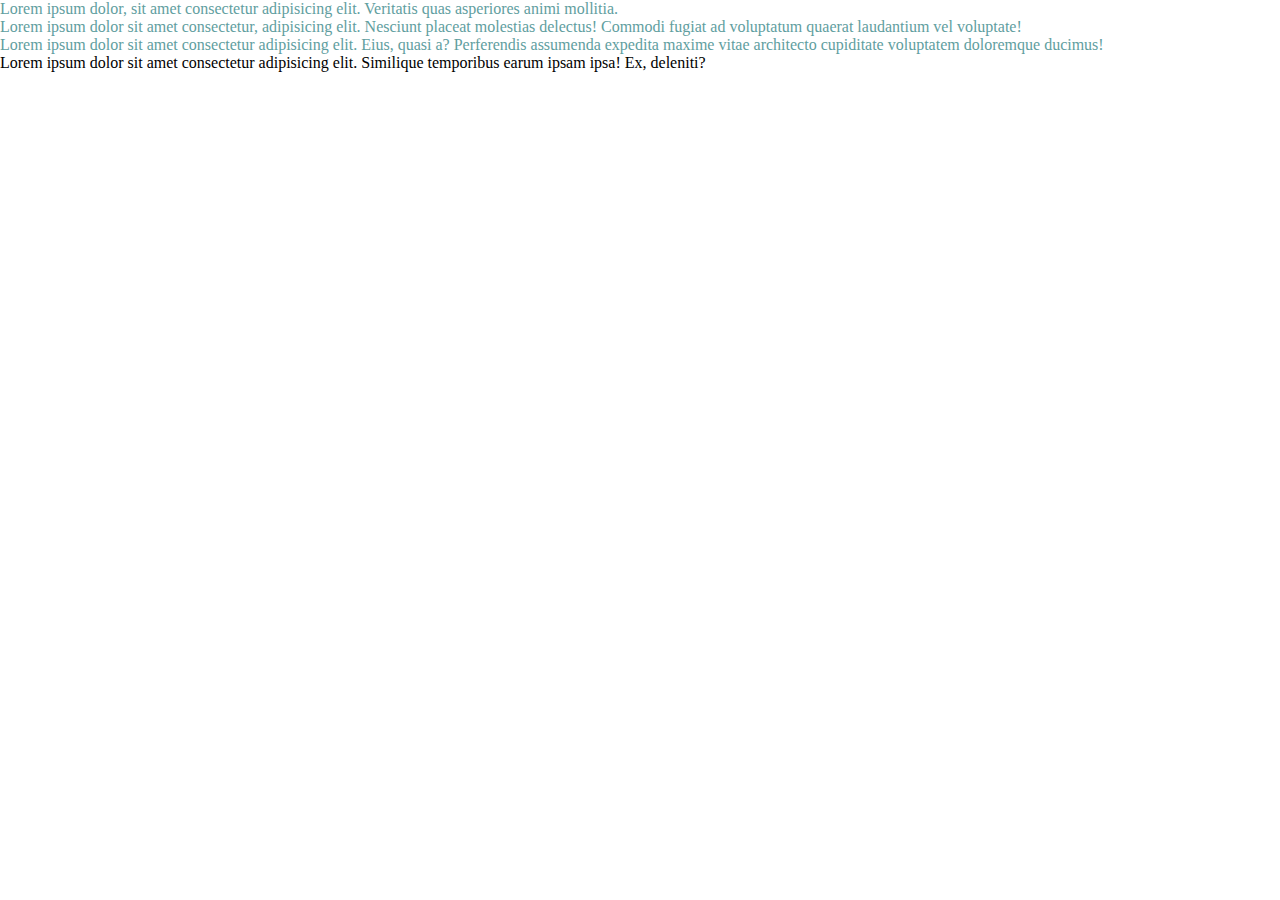
<file: child/index.html>
<!DOCTYPE html>
<html lang="en">

<head>
    <meta charset="UTF-8">
    <meta name="viewport" content="width=device-width, initial-scale=1.0">
    <title>Document</title>
    <link rel="stylesheet" href="style.css" />
</head>

<body>
    <div class="main-div">
        <div>
            <p>Lorem ipsum dolor, sit amet consectetur adipisicing elit. Veritatis quas asperiores animi mollitia.</p>
        </div>
        <div>
            <p>Lorem ipsum dolor sit amet consectetur, adipisicing elit. Nesciunt placeat molestias delectus! Commodi
                fugiat ad voluptatum quaerat laudantium vel voluptate!</p>
        </div>
        <div>
            <P>Lorem ipsum dolor sit amet consectetur adipisicing elit. Eius, quasi a? Perferendis assumenda expedita
                maxime vitae architecto cupiditate voluptatem doloremque ducimus!</P>
        </div>
    </div>
    <footer>
        <p>Lorem ipsum dolor sit amet consectetur adipisicing elit. Similique temporibus earum ipsam ipsa! Ex, deleniti?</p>
    </footer>
</body>

</html>
</file>
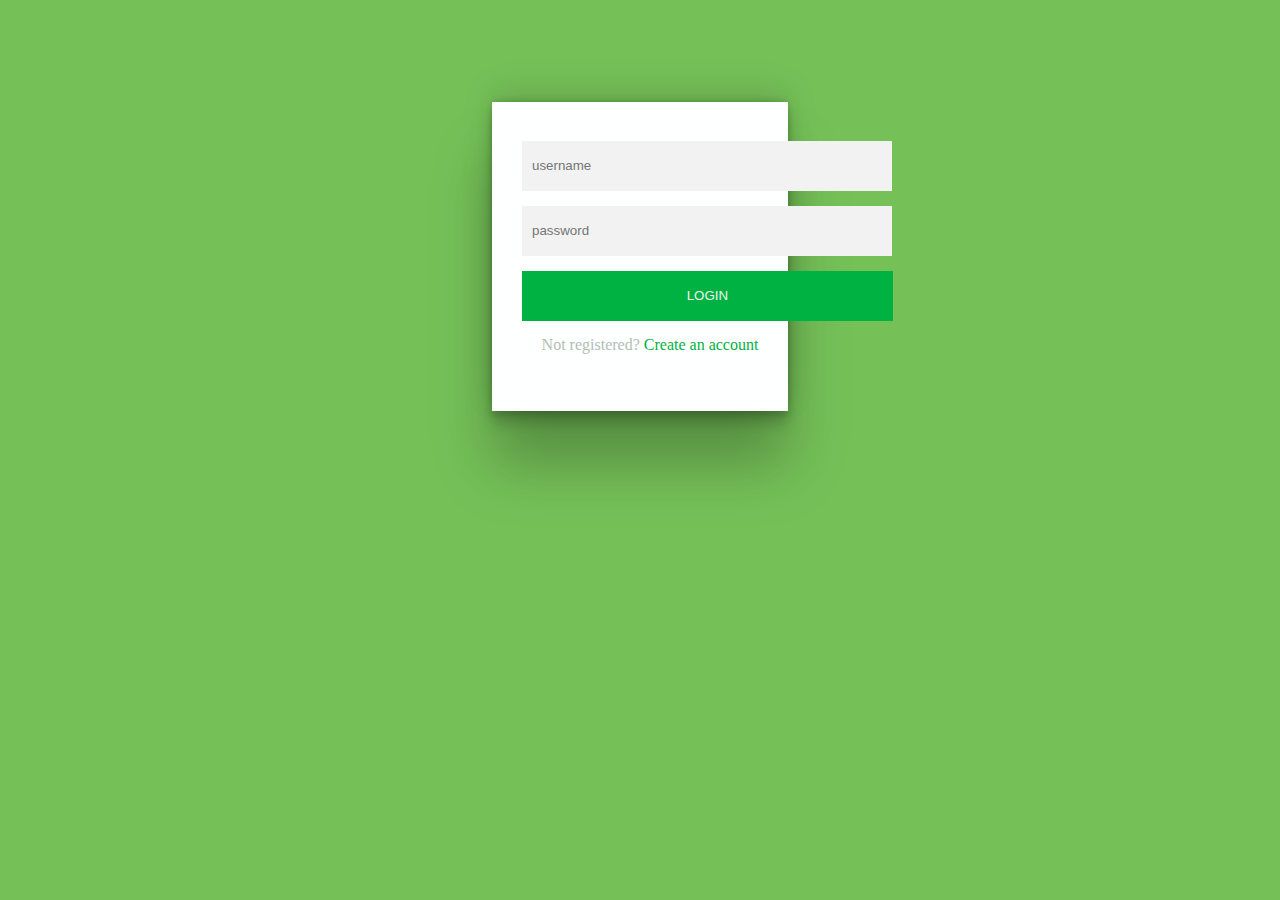
<file: FORM ONE/index.html>
<!DOCTYPE html>
<html lang="en">

<head>
    <meta charset="UTF-8">
    <meta name="viewport" content="width=device-width, initial-scale=1.0">
    <title>Document</title>
    <link rel="stylesheet" href="style.css" />
</head>

<body>
    <div class="main-div">
        <input type="text" id="user" placeholder="username"><br>
        <input type="password" id="user" placeholder="password"><br>
        <button href="" id="log">LOGIN</button>
        <p id="text">Not registered? <a href="">Create an account</a></p>
    </div>

</body>

</html>
</file>
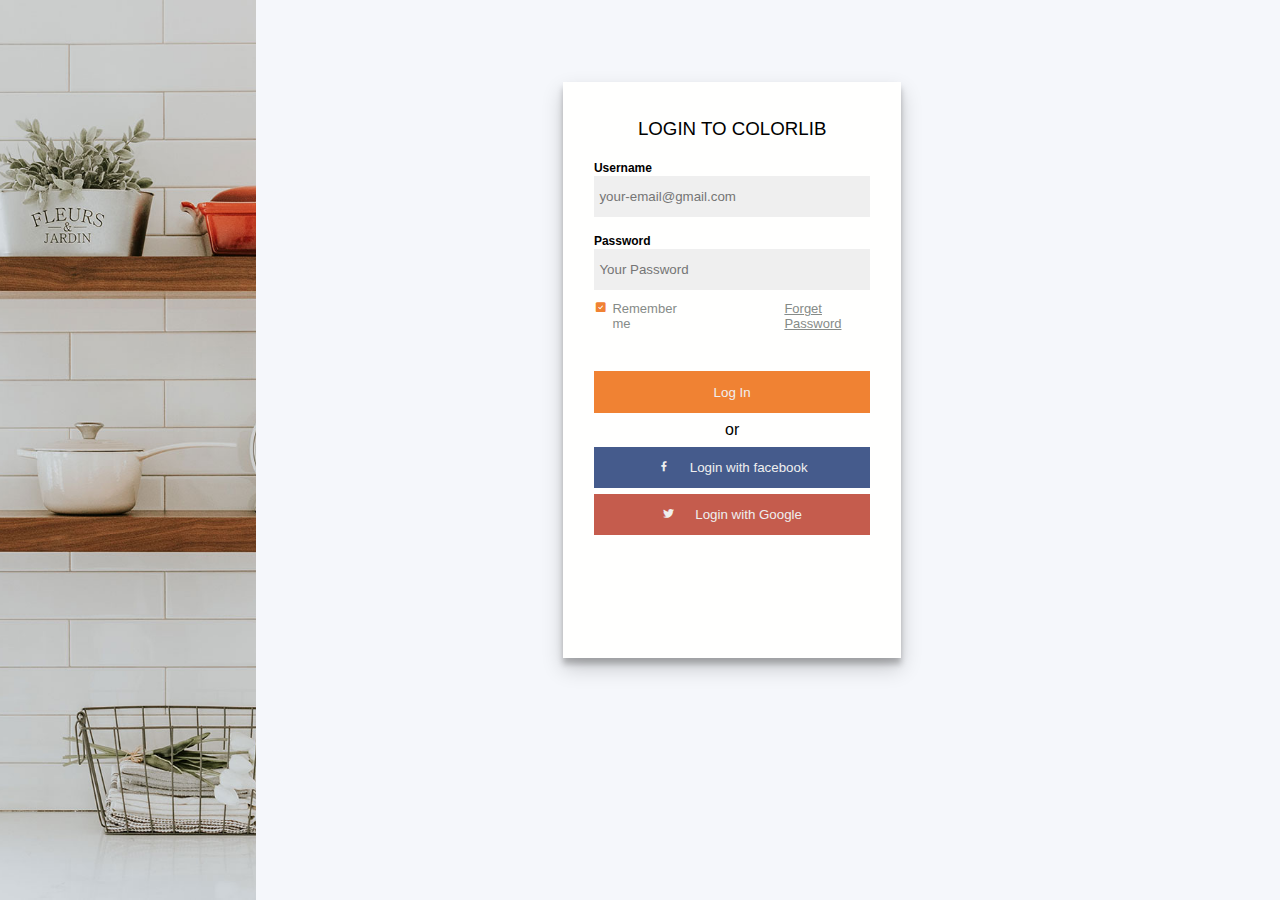
<file: FORM THREE/index.html>
<!DOCTYPE html>
<html lang="en">
<head>
    <meta charset="UTF-8">
    <meta name="viewport" content="width=device-width, initial-scale=1.0">
    <title>Document</title>
    <link rel="stylesheet" href="style.css">
    <link href='https://unpkg.com/boxicons@2.1.4/css/boxicons.min.css' rel='stylesheet'>
</head>
<body>
    <div class="column one">
    <img src="./images/bg_1.jpg" alt="">
    </div>
    <div class="column two">
        <div class="three">
            <h3>LOGIN TO COLORLIB</h3><br>
            <label for="uname">Username</label>
            <input type="text" id="forms" placeholder="your-email@gmail.com"> <br>
            <label for="password" id="forms1" >Password</label>
            <input type="password"  id="forms-p"  placeholder="Your Password">
            <span id="span1">
                <i class='bx bxs-check-square' style='color:#f08233; margin-right: 2%;'  ></i>
                <p id="rem" >Remember me</p>
                <a href="" id="pass" >Forget Password</a>
            </span><br>
            <button id="form-I" >Log In</button><br>
            <p id="middle">or</p>
            <button  id="form-f"><i class='bx bxl-facebook' style='color:#efefef; margin-right: 20px;'  ></i>Login with facebook </button><br>
            <button id="form-g"><i class='bx bxl-twitter' style='color:#efefef; margin-right: 20px;'  ></i>Login with Google</button><br>
        </div>
    </div>
</body>
</html>
</file>
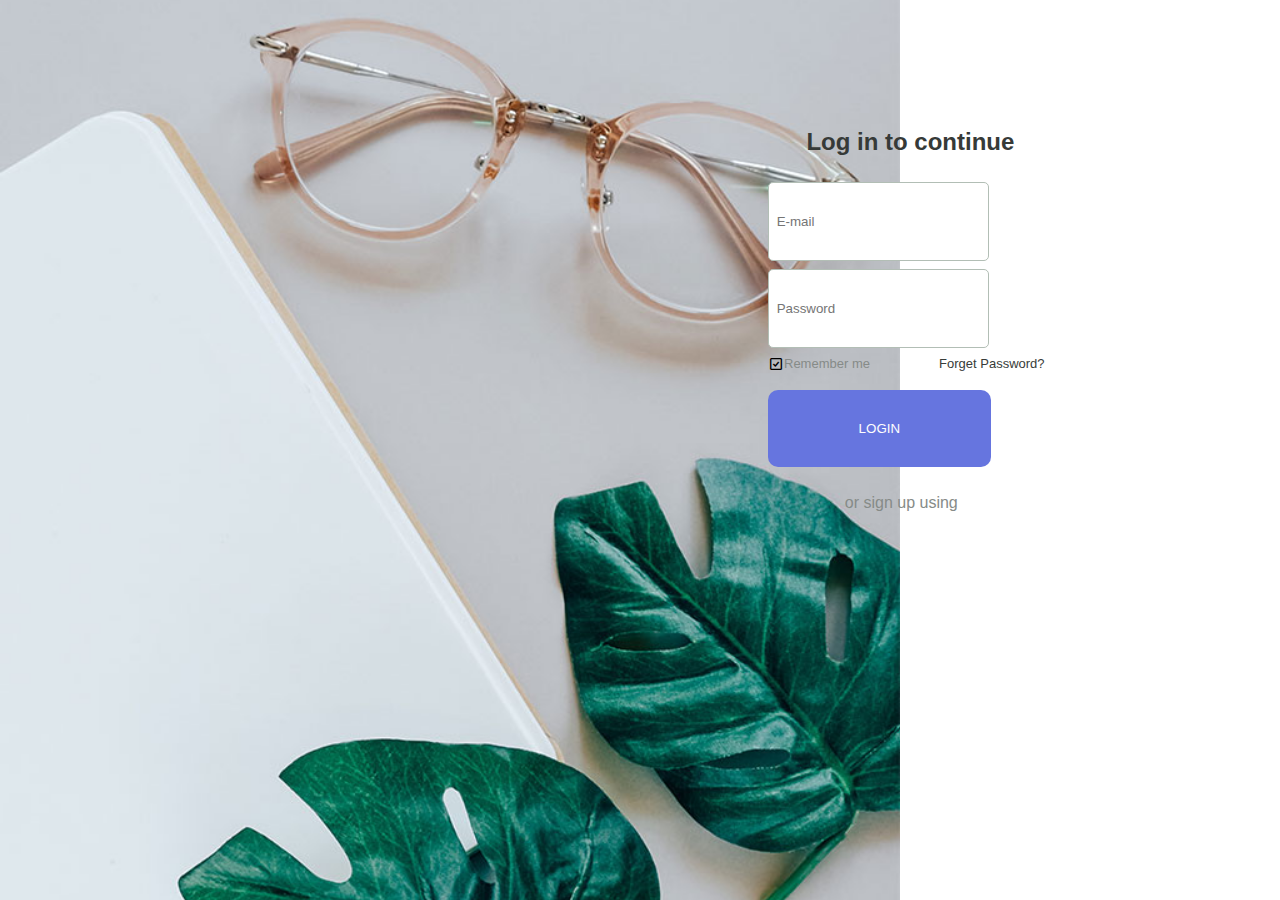
<file: FORM TWO/index.html>
<!DOCTYPE html>
<html lang="en">

<head>
    <meta charset="UTF-8">
    <meta name="viewport" content="width=device-width, initial-scale=1.0">
    <title>Document</title>
    <link rel="stylesheet" href="style.css" />
    <link href='https://unpkg.com/boxicons@2.1.4/css/boxicons.min.css' rel='stylesheet'>
</head>

<body>
    <div class="main-div">
        <div class="div-one">
            <img src="./images/bg-01.jpg" alt="logo" />
        </div>
        <div class="div-two">
            <h2>Log in to continue</h2><br>
            <input type="text" id="one" placeholder="E-mail"><br>
            <input type="password" id="two" placeholder="Password">
            <span id="span1">
                <i class='bx bx-check-square'></i>
                <p id="others">Remember me</p>

                <p id="rem">Forget Password?</p>
            </span><br>
            <button id="sign">LOGIN</button><br>
            <p id="sign2">or sign up using</p>
            
        </div>
    </div>

</body>

</html>
</file>
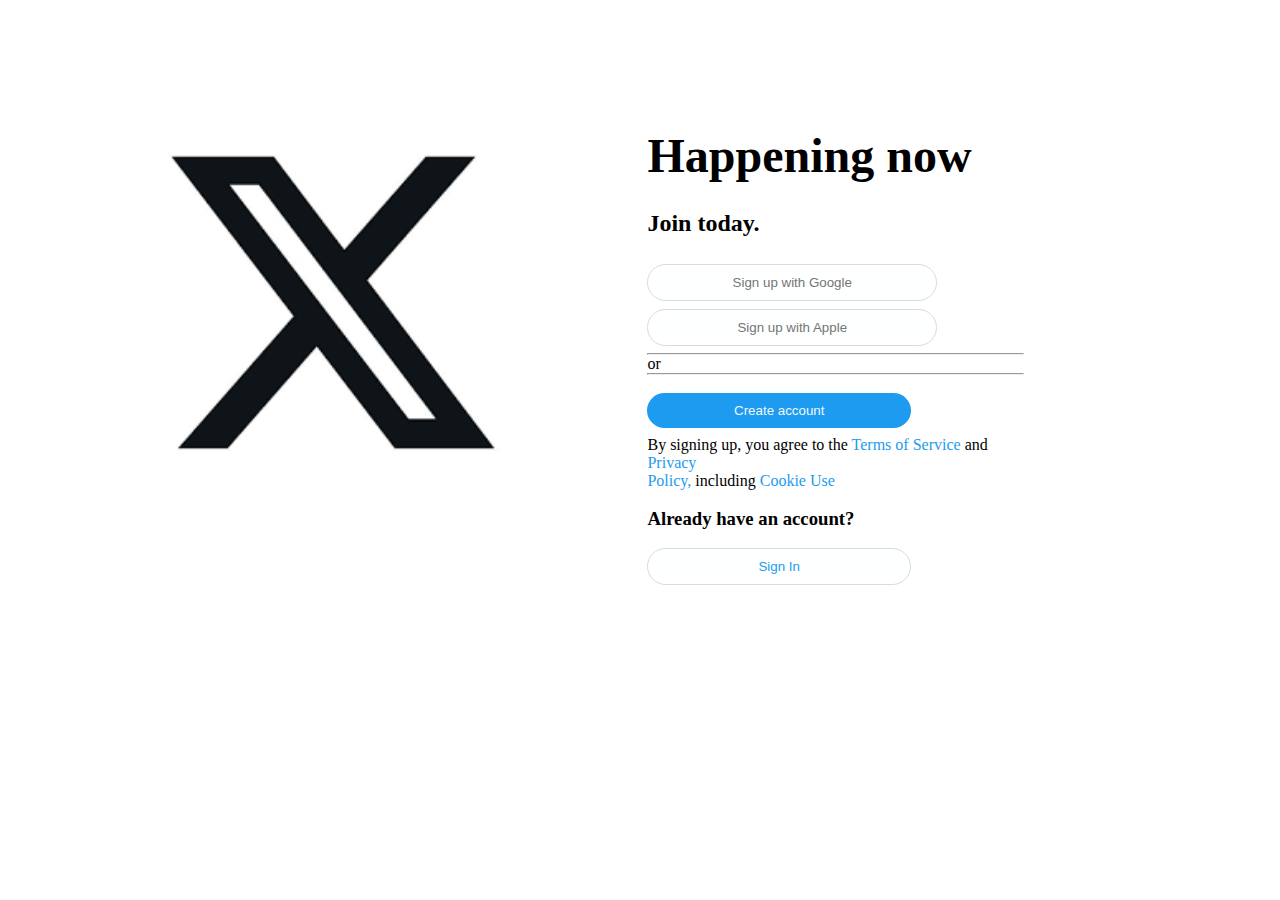
<file: X/index.html>
<!DOCTYPE html>
<html lang="en">

<head>
    <meta charset="UTF-8">
    <meta name="viewport" content="width=device-width, initial-scale=1.0">
    <title>Document</title>
    <link rel="stylesheet" href="./css/style.css">
</head>

<body>
    <div class="main-section">

        <section class="section-one">
            <img src="./images/images.png" alt="x logo">
        </section>

        <section class="section-two">

            <span class="now">
                <h1 id="text">Happening now</h1><br>
                <p id="text-two">Join today.</p><br>
            </span>

            <div class="button">
                <input id="one" type="text" placeholder="Sign up with Google">
                <input id="two" type="text" placeholder="Sign up with Apple">
            </div>


            <div id="line">

                <hr>
                <p>or</p>
                <hr><br>

            </div>

            <button href="" id="Create">Create account</button>

            <span class="link">
                <p>By signing up, you agree to the <a href="">Terms of Service</a> and <a href="">Privacy</a> </p>
                <p><a href="">Policy,</a> including <a href="">Cookie Use</a></p>
            </span>
            <br>
            <h3 id="textA">Already have an account?</h3><br>
            <button id="sign">Sign In</button>
        </section>
    </div>

</body>

</html>
</file>
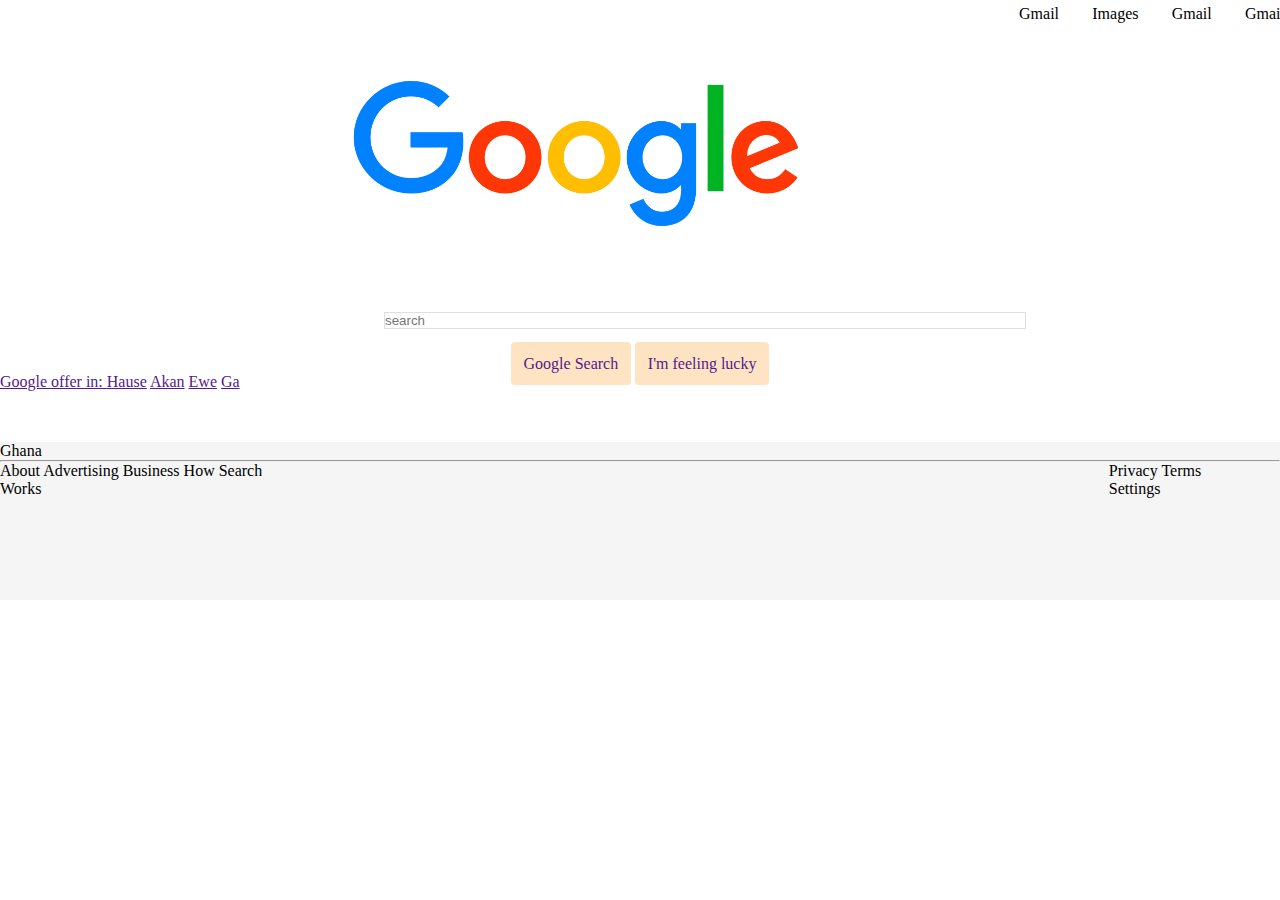
<file: Google Page/pages/index.html>
<!DOCTYPE html>
<html lang="en">

<head>
    <meta charset="UTF-8">
    <meta name="viewport" content="width=device-width, initial-scale=1.0">
    <title>Document</title>
    <link rel="stylesheet" href="../css/style.css" />
</head>

<body>
    <div>
        <ul>
            <li><a>Gmail</a></li>
            <li><a>Images</a</li>
            <li><a>Gmail</a</li>
            <li><a>Gmail</a</li>
        </ul>
    </div>

    <div class="section-one">
        <img src="../images/google_logo.png" alt="google icon" />
        <input type="text" id="search" placeholder="search" />
        <a></a>
        <p></p>
    </div>

    <div class="section-two">
        <a href="" id="one">Google Search</a>
        <a href="" id="two">I'm feeling lucky</a>
    </div>
    <div class="section-three">
        <a href="">Google offer in: </a>
        <a href="">Hause</a>
        <a href="">Akan</a>
        <a href="">Ewe</a>
        <a href="">Ga</a>
    </div>

    <footer>
        <div>
            <p>Ghana</p>
        </div>
        <hr>
        <div class="main-div">
            <div id="section-c">
                <a>About</a>
                <a>Advertising</a>
                <a>Business</a>
                <a>How Search Works</a>
            </div>
            <div id="section-e">
                <a>Privacy</a>
                <a>Terms</a>
                <a>Settings</a>
            </div>
        </div>

    </footer>

</body>

</html>
</file>
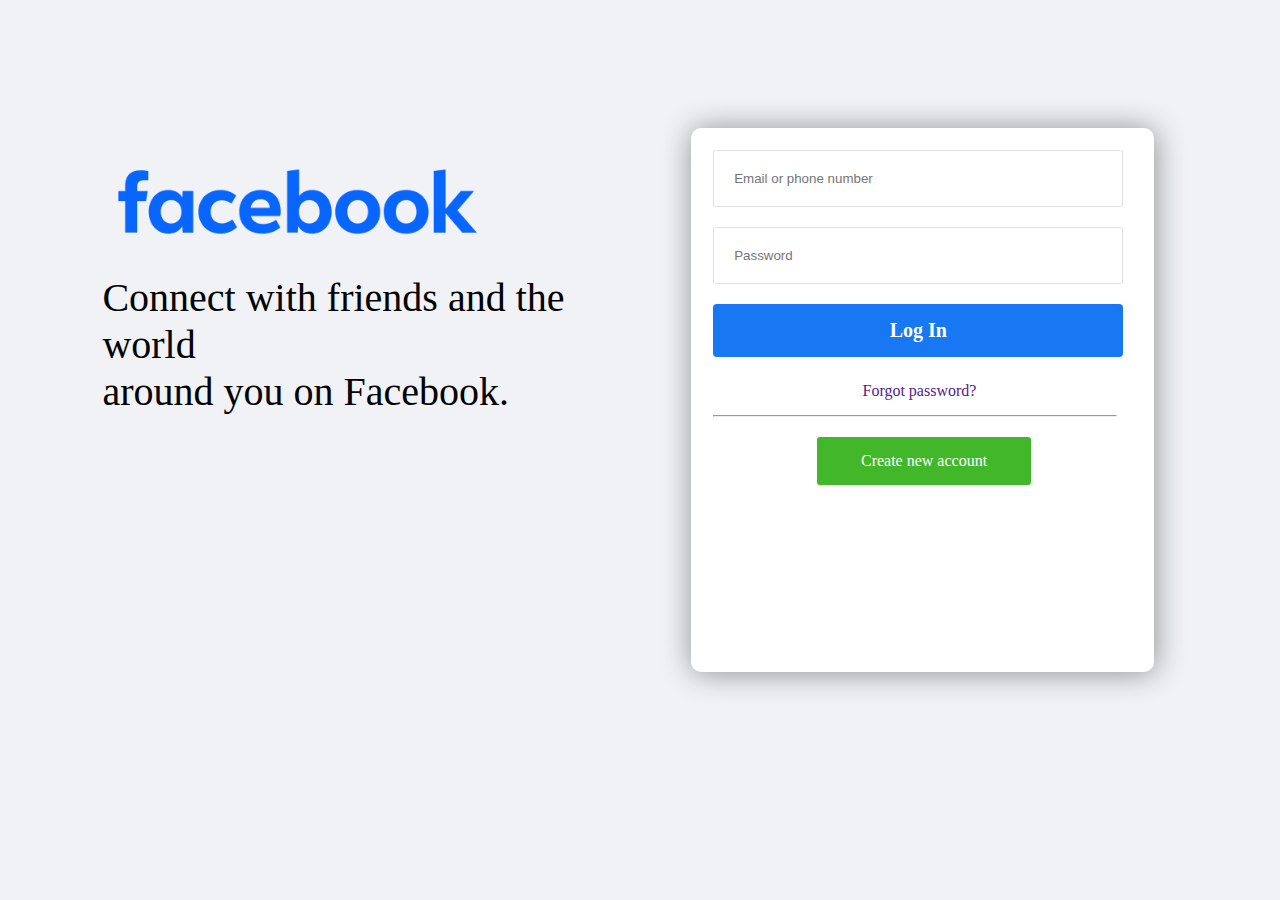
<file: learn-basics/pages/index.html>
<!DOCTYPE html>
<html lang="en">
  <head>
    <meta charset="UTF-8" />
    <meta name="viewport" content="width=device-width, initial-scale=1.0" />
    <meta name="Author" content="JOel Osei" />
    <meta name="description" content="Just a simple webpage" />
    <meta name="keywords" content="Rice" />
    <link rel="stylesheet" href="../css/style.css">
    <title>Document</title>
  </head>
  <body>
    <div id="mainContainer">
      <!-- Left Container -->
      <div id="leftContainer">
        <img src="../images/fb.png" class="displayBlock" alt="">
        <span class="fbTitle displayBlock">Connect with friends and the world</span>
        <span class="fbTitle displayBlock">around you on Facebook.</span>
      </div>

      <!-- Right Container -->
      <div id="rightContainer">
       
        <form>
            <input type="text" class="displayBlock" placeholder="Email or phone number">
            <input type="password" class="displayBlock" placeholder="Password">
            <a href="" id="btnLog" class="displayBlock">Log In</a>
            <a href="" id="btnForgot" class="displayBlock" >Forgot password?</a>
            <hr class="displayBlock">
            <a href="" id="btnAccount" class="displayBlock">Create new account</a>

        </form>


      </div>
    </div>

  </body>
</html>
</file>
<file: child/style.css>
*{
    margin: 0;
    padding: 0;
}

div > p {
    color: cadetblue;
    
}
</file>
<file: FORM ONE/style.css>
* {
    margin: 0;
    padding: 0;
}

body {
    background-color: #75c158;
}

.main-div {
    background-color: #feffff;
    width: 20%;
    height: 200px;
    display: block;
    margin: auto;
    padding: 70px 10px;
    padding-top: 3%;
    margin-top: 8%;
    padding-left: 30px;
    box-shadow: rgba(0, 0, 0, 0.25) 0px 54px 55px, rgba(0, 0, 0, 0.12) 0px -12px 30px, rgba(0, 0, 0, 0.12) 0px 4px 6px, rgba(0, 0, 0, 0.17) 0px 12px 13px, rgba(0, 0, 0, 0.09) 0px -3px 5px;
    
}

#user {
    padding-left: 10px;
    width: 40vh;
    height: 50px;
    margin-bottom: 15px;
    background-color: #f2f2f2;
    color: #B2BEB5;
    outline: none;
    border: none;
    text-align: left;
}

#log {
    width: 41.2vh;
    height: 50px;
    margin-bottom: 15px;
    background-color: #00b241;
    color: #f2f2f2;
    outline: none;
    border: none;
    text-align: center
}

#text {
    text-align: center;
    color: #B2BEB5;
}

a {
    color: #00b241;
    text-decoration: none;
}
</file>
<file: FORM THREE/style.css>
@import url('https://fonts.cdnfonts.com/css/google-sans');

*{
    margin: 0;
    padding: 0;
    border: 0;
    box-sizing: border-box;
}
body, html{
    height: 100%;
}
img{
    width: 47vh;
    min-height: 100vh;
    background-size: auto;
    object-fit: cover;

}
.column{
    height: 100%;
    float:left;
}
.one{
  width: 20%;
}
.two{
    width: 80%;
    background-color: #f5f7fb;
}
label{
    font-family: 'Product Sans Light', sans-serif;
    font-size: 12px;
    font-weight: 600;
}
.three{
    height: 64%;
    width: 33%;
    background-color: #fffffe;
    margin-top: 8%;
    margin-left: 30%;
    padding: 3%;
    box-shadow: rgba(0, 0, 0, 0.19) 0px 10px 20px, rgba(0, 0, 0, 0.23) 0px 6px 6px;
}
#forms{
    background-color: #efefef ; 
    width: 100%;
    height: 8%;
    padding-left: 2%;
    margin-bottom: 5%;
    font-family: 'Product Sans', sans-serif;
}

#span1{
    margin-top: 4%;
    display: flex;
    color: #868b88 ;
    font-family: 'Product Sans', sans-serif;
    font-weight: lighter;
    font-size: 13px;
}
a{
    color: #868b88;
}
#form-I{
    text-align: center;
    background-color: #f08233; 
    width: 100%;
    height: 8%;
    color: #efefef;
    font-family: 'Product Sans', sans-serif;
}
#form-f{
    text-align: center;
    background-color: #455b8c; 
    width: 100%;
    height: 8%;
    color: #efefef;
    font-family: 'Product Sans', sans-serif;
}

#forms-p{
    background-color: #efefef ; 
    width: 100%;
    height: 8%;
    padding-left: 2%;
    font-family: 'Product Sans', sans-serif;
}
#form-g{
    text-align: center;
    background-color: #c55c4d; 
    width: 100%;
    height: 8%;
    margin-top: 2%;
    color: #efefef;
    font-family: 'Product Sans', sans-serif;
}
h3{
    padding-top: 2%;
    text-align: center;
    font-family: 'Product Sans', sans-serif;
    font-weight: lighter;
}

#pass{
    margin-left: 35%;
    margin-bottom: 8%;
}

#middle{
    text-align: center;
    margin-top: 3%;
    margin-bottom: 3%;
    font-family: 'Product Sans', sans-serif;
    font-weight: 300;
}
</file>
<file: FORM TWO/style.css>
@import url('https://fonts.cdnfonts.com/css/google-sans');

                
*{
    margin: 0;
    padding: 0;
}

img{

    object-fit: cover;
    float: left;
    width: 100vh;
    max-height: 100vh;
}
.main-div{
    display: flex;
}
 
#one, #two{
    border-radius: 5px;
    width: 55%;
    margin-bottom: 2%;
    height: 12%;
    outline: none;
    border: 1px solid #B2BEB5;
    padding-left: 2%;
    font-family: 'Product Sans Light', sans-serif;
    color: #868b88 ;
}
.div-one{
    float: right;
    width: 50%;
    
}
.div-two{
    display: block;
    float: right;
    margin: 10%;
    width: 50%;
}

#sign{
    border-radius: 10px;
    width: 58%;
    margin-bottom: 2%;
    height: 12%;
    text-align: center;
    background-color: #6675df;
    color: #fefefe;
    outline: none;
    border: none;
    
}

#sign2{
    margin-left: 20%;
    padding-bottom: 15%;
    font-family: 'Product Sans Light', sans-serif;
    color: #868b88 ;
    margin-top: 5%;
}

#span1{
    display: flex;
}

#rem{
    margin-left: 18%;
    font-family: 'Product Sans', sans-serif;
    color: #383c39 ;
    font-size: 13px;
}
h2{
    color: #363a38 ;
    margin-bottom: 2%;
    font-family: 'Product Sans Thin', sans-serif;
    margin-left: 10%;
}
#others{
    font-family: 'Product Sans', sans-serif;
    color: #868b88 ;
    font-size: 13px;
}
</file>
<file: X/css/style.css>
* {
    margin: 0;
    padding: 0;
}

img {
    margin-left: 50%;
    align-items: center;
    padding-bottom: 50%;
    margin-top: 6%;
    width: 180%;

}

.main-section {
    display: flex;
    margin-top: 10%;
    align-content: center;
    margin-right: 20%;
    max-height: fit-content;

}

.section-one {
    padding-right: 40%;
}

a {
    color: rgb(29, 155, 240);
    text-decoration: none;
}

#line {
    display: inline;
}

#one,
#two {
    width: 70%;
    border-radius: 20px;
    margin-bottom: 2%;
    align-items: center;
    padding: 10px 12px;
    color: black;
    background-color: #feffff;
    border: 1px solid rgb(219, 218, 218);
    text-align: center;
}


.now {
    font-size: x-large;
    font-weight: bold;
}

#Create {
    width: 70%;
    border-radius: 20px;
    margin-bottom: 2%;
    align-items: center;
    padding: 10px 12px;
    background-color: rgb(29, 155, 240);
    color: aliceblue;
    border: none;
    outline: none;
    text-align: center;
}

#sign {
    width: 70%;
    border-radius: 20px;
    margin-bottom: 2%;
    align-items: center;
    padding: 10px 12px;
    color: rgb(29, 155, 240);
    background-color: #feffff;
    border: 1px solid rgb(219, 218, 218);
    text-align: center;
}
</file>
<file: Google Page/css/style.css>
*{
    margin: 0;
    padding: 0;
}

img{
    width: 40%;
    margin-left: 25%;
    
    
}

ul{
    display: flex;
    float: right;
    margin-right: 10%;
    margin-top: 5px;
    
}

ul li{
    list-style-type: none;
    margin-left: 20%;
  
    
}
.section-two{
    margin-top: 2%;
    text-align: center;
    justify-content: space-between;
    
}
#one, #two {
    width: 30%;
    background-color: bisque;
    padding: 1%;
    text-decoration: none;
    border-radius: 4px;
}
#search {
    margin-top: 0px;
    padding-top: 0px;
    margin-left: 30%;
    height: 100%;
    width: 50%;
    border: 1px solid #dddfe2;
    
}
footer{
    margin-top: 4%;
    background-color: #f5f5f5;
    padding-bottom: 8%;
}
.main-div{
    display: flex;
}
#section-e{
    
    margin-left: 60%;
    padding-left: 3%;
    margin-right: 2%;
}
</file>
<file: learn-basics/css/style.css>
*{
    margin: 0;
    padding: 0;
}

body{
    background-color: #F0F2F5;
}

form, #btnLog, #btnLog, #btnAccount{
    
}

img{
    width: 69%;
    margin-left: 12%;
}

#leftContainer{
    float: left;
    width: 50%;
    text-align: center;
}

#rightContainer{
    float: right;
    width: 46%;
    margin-left: 2%;
}

.displayBlock {
    display: block;
}

#mainContainer{
    margin-top: 10%;
}

.fbTitle{
    font-size: 40px;
    text-align: start;
    margin-left: 16%;
}

input{
    padding: 20px;
    width: 80%;
    margin: 20px;
    border-radius: 2.2%;
    border: 1px solid #dddfe2;
    outline: none;
}

hr{
    margin-left: 20px;
    margin-right: 35px;
}

form{
    background-color: #fff;
    height: 60vh;
    padding: 2px;
    width: 78%;
    border-radius: 10px;
    box-shadow: 1px 1px 30px #8d8e90;
}

#btnLog{
    background-color: #1877F2;
    padding: 15px;
    text-align: center;
    color: #fff;
    text-decoration: none;
    font-size: 20px;
    font-weight: 700;
    border-radius: 4px;
}

a{
    width: 82.8%;
    margin-left: 20px;
}

#btnForgot{
    margin-top: 10px;
    padding: 15px;
    width: 60%;
    margin-left: 16%;
    text-align: center;
    text-decoration: none;
    
}

#btnAccount{
    background-color: #42B72A;
    margin-top: 20px;
    padding: 15px;
    width: 40%;
    margin-left: 27%;
    border-radius: 3px;
    color: #fff;
    text-decoration: none;
    text-align: center;
}
</file>
